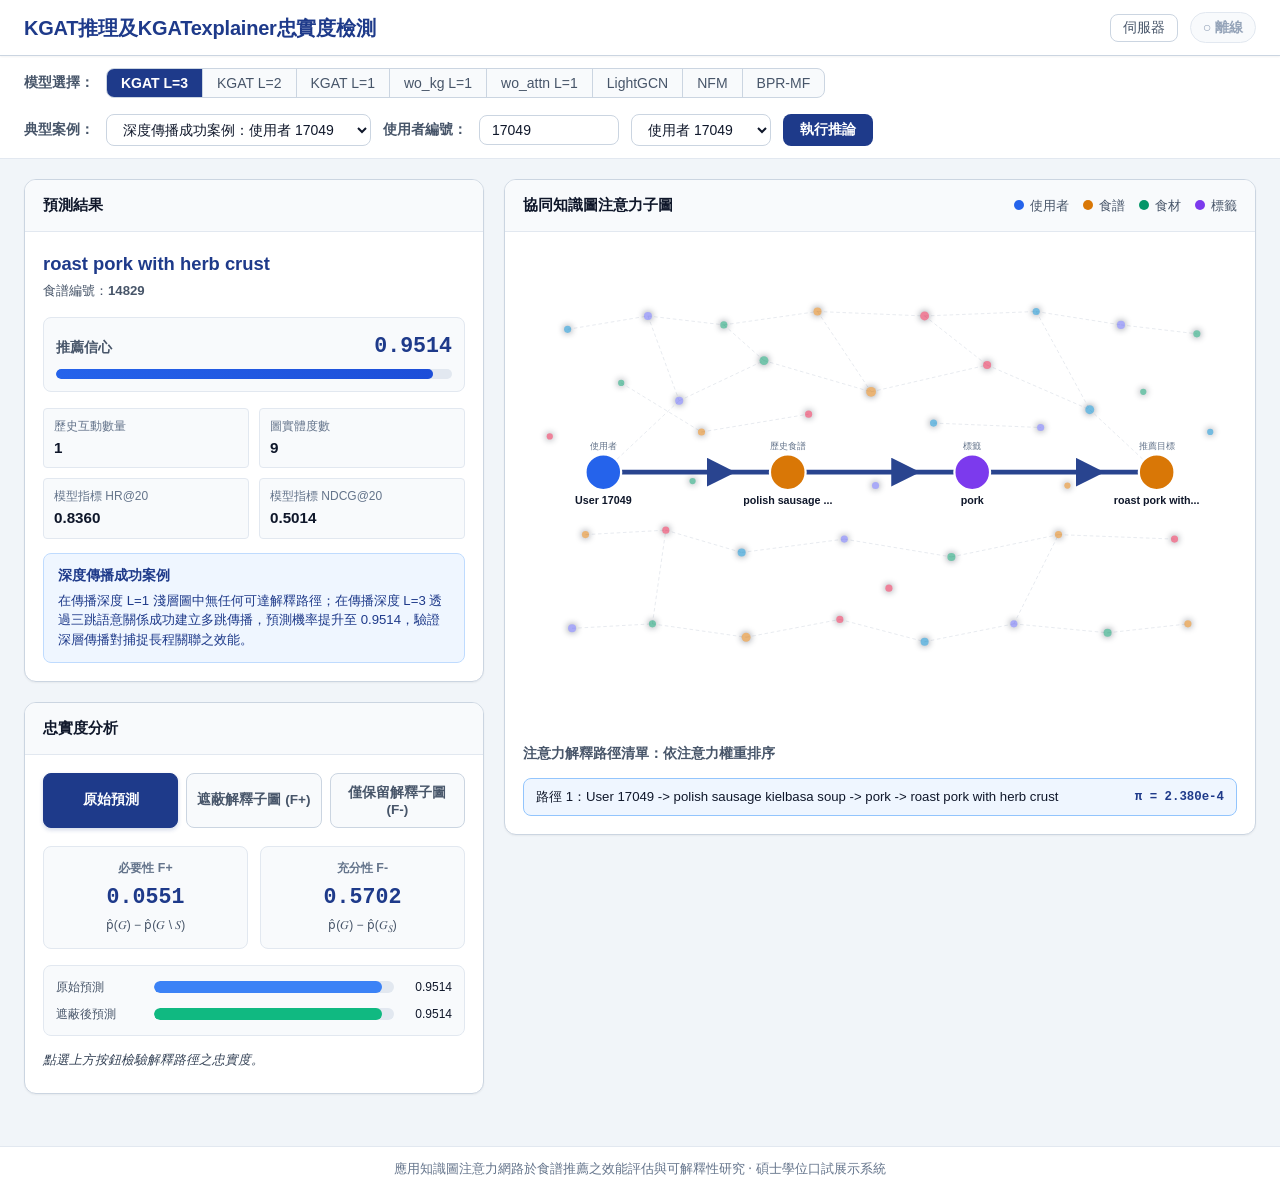
<file: index.html>
<!DOCTYPE html>
<html lang="zh-Hant">
<head>
  <meta charset="UTF-8">
  <meta http-equiv="refresh" content="0; url=demo/web/">
  <script>window.location.replace("demo/web/");</script>
  <title>KGAT 推薦與忠實度檢測展示系統</title>
</head>
<body>
  <p>正在前往展示系統... 如未自動跳轉，請<a href="demo/web/">點擊此處</a>。</p>
</body>
</html>
</file>
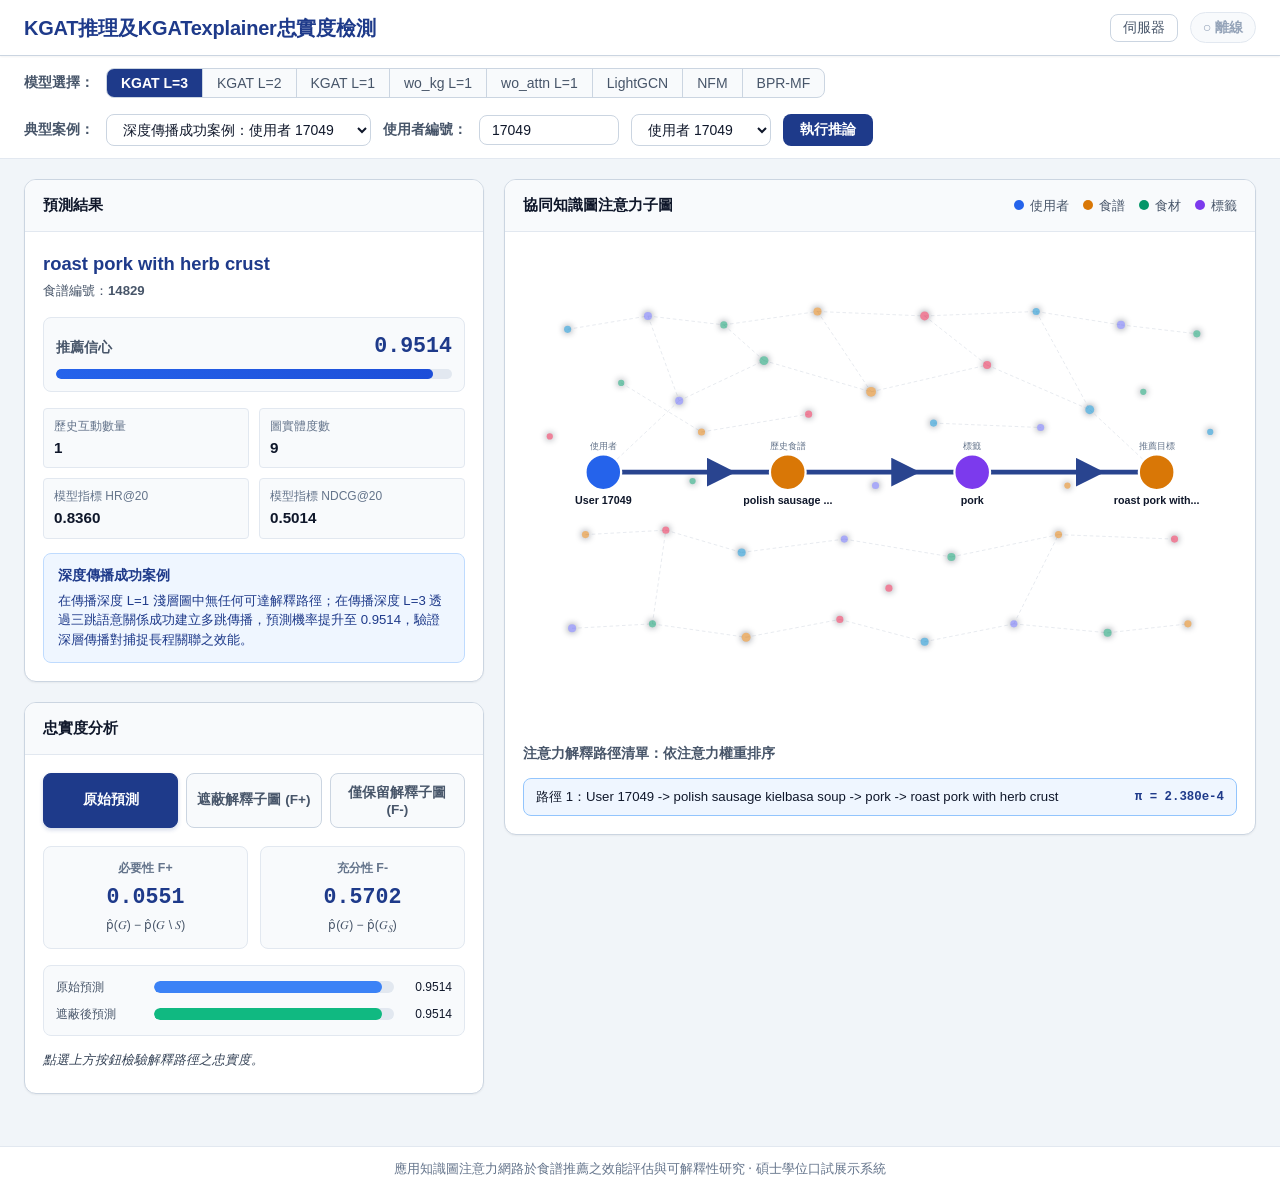
<file: demo/web/index.html>
<!DOCTYPE html>
<html lang="zh-Hant">
<head>
  <meta charset="UTF-8">
  <meta name="viewport" content="width=device-width, initial-scale=1.0">
  <title>KGAT推理及KGATexplainer忠實度檢測</title>
  <link rel="stylesheet" href="style.css">
</head>
<body>
  <!-- 頂部導航與連線狀態列 -->
  <header class="header-bar">
    <div class="header-inner">
      <div class="title-group">
        <h1>KGAT推理及KGATexplainer忠實度檢測</h1>
      </div>
      <div class="control-section">
        <div id="taskStatusPill" class="task-status-pill" style="display: none;" title="點擊檢視運算進度">
          <span class="pill-spinner" id="pillSpinner"></span>
          <span id="taskStatusPillText">● 推論中：使用者 17049</span>
        </div>
        <button id="serverConfigBtn" class="btn-group-item" style="border: 1px solid var(--border-color); border-radius: var(--radius-md); padding: 4px 12px; background: #fff;" title="伺服器連線配置">伺服器</button>
        <div id="connectionStatus" class="status-badge offline" title="點擊開啟伺服器設定">○ 離線</div>
      </div>
    </div>
  </header>

  <!-- 頂部控制列 -->
  <section class="control-bar">
    <div class="control-inner">
      <!-- 模型切換 -->
      <div class="control-section">
        <span class="control-label">模型選擇：</span>
        <div class="btn-group" id="depthButtonGroup">
          <button class="btn-group-item active" data-depth="3">KGAT L=3</button>
          <button class="btn-group-item" data-depth="2">KGAT L=2</button>
          <button class="btn-group-item" data-depth="1">KGAT L=1</button>
          <button class="btn-group-item" data-depth="wo_kg">wo_kg L=1</button>
          <button class="btn-group-item" data-depth="wo_attn">wo_attn L=1</button>
          <button class="btn-group-item" data-depth="lightgcn">LightGCN</button>
          <button class="btn-group-item" data-depth="nfm">NFM</button>
          <button class="btn-group-item" data-depth="bprmf">BPR-MF</button>
        </div>
      </div>

      <!-- 典型案例與使用者選取 -->
      <div class="control-section">
        <label for="caseSelect" class="control-label">典型案例：</label>
        <select id="caseSelect" class="select-input" style="min-width: 210px;">
          <option value="">自訂使用者編號</option>
          <option value="deep_propagation" selected>深度傳播成功案例：使用者 17049</option>
          <option value="high_necessity">高必要性案例：使用者 101612</option>
          <option value="high_sufficiency">高充分性案例：使用者 154656</option>
          <option value="shallow_noise">淺層雜訊干擾案例：使用者 173712</option>
          <option value="isolated_node">孤立節點案例：使用者 31742</option>
        </select>

        <label for="userIdInput" class="control-label">使用者編號：</label>
        <input type="number" id="userIdInput" class="text-input" value="17049" min="0" max="226569" placeholder="範圍 0 ~ 226569" style="width: 140px;">
        <select id="userSelect" class="select-input" style="width: 140px;">
          <option value="17049">使用者 17049</option>
        </select>

        <button id="runInferenceBtn" class="btn-primary">執行推論</button>
      </div>
    </div>
  </section>

  <!-- 主版面 -->
  <main class="main-container">
    <!-- 左側欄位：預測機率與忠實度分析 -->
    <div class="panel-column">
      <!-- 預測結果卡片 -->
      <section class="card">
        <div class="card-header">
          <h2 class="card-title">預測結果</h2>
        </div>
        <div class="card-body">
          <div class="recipe-title" id="recipeName">載入中...</div>
          <div class="recipe-sub">
            <span>食譜編號：<strong id="recipeId">-</strong></span>
          </div>

          <!-- 推薦信心量表 (雙層疊加水位條) -->
          <div class="prob-meter-box">
            <div class="prob-meter-header">
              <span class="prob-label">推薦信心</span>
              <span class="prob-value" id="origProbVal">0.0000</span>
            </div>
            <div class="progress-bar-bg dual-layer-meter">
              <div class="progress-bar-fill meter-base" id="origProbBaseFill" style="width: 0%;"></div>
              <div class="progress-bar-fill meter-dynamic" id="origProbFill" style="width: 0%;"></div>
            </div>
          </div>

          <!-- 統計與模型指標 -->
          <div class="meta-grid">
            <div class="meta-item">
              <div class="meta-item-label">歷史互動數量</div>
              <div class="meta-item-value" id="userInteractionsVal">0</div>
            </div>
            <div class="meta-item">
              <div class="meta-item-label">圖實體度數</div>
              <div class="meta-item-value" id="itemDegreeVal">0</div>
            </div>
            <div class="meta-item">
              <div class="meta-item-label">模型指標 HR@20</div>
              <div class="meta-item-value" id="modelHrVal">0.8360</div>
            </div>
            <div class="meta-item">
              <div class="meta-item-label">模型指標 NDCG@20</div>
              <div class="meta-item-value" id="modelNdcgVal">0.5014</div>
            </div>
          </div>

          <!-- 案例分析說明 -->
          <div class="case-insight-box" id="caseInsightBox">
            <div class="case-insight-title" id="caseInsightTitle">案例分析</div>
            <div class="case-insight-desc" id="caseInsightDesc">
              載入案例說明中...
            </div>
          </div>
        </div>
      </section>

      <!-- 忠實度分析面板 -->
      <section class="card" id="fidelitySection">
        <div class="card-header">
          <h2 class="card-title">忠實度分析</h2>
          <span id="noPathBadge" class="badge-no-path" style="display: none;">無路徑使用者</span>
        </div>
        <div class="card-body">
          <!-- 三態切換按鈕 -->
          <div class="probe-btn-group">
            <button class="probe-btn active" id="probeNormalBtn" data-mode="normal">原始預測</button>
            <button class="probe-btn" id="probeFPlusBtn" data-mode="f_plus">遮蔽解釋子圖 (F+)</button>
            <button class="probe-btn" id="probeFMinusBtn" data-mode="f_minus">僅保留解釋子圖 (F-)</button>
          </div>

          <!-- 忠實度量化指標卡片 -->
          <div class="probe-result-grid">
            <div class="probe-stat-card" id="cardFPlus">
              <div class="probe-stat-title">必要性 F+</div>
              <div class="probe-stat-number" id="fPlusVal">-</div>
              <div class="probe-stat-note" id="fPlusNote">p̂(&#x1D43A;) &minus; p̂(&#x1D43A; \ &#x1D446;)</div>
            </div>
            <div class="probe-stat-card" id="cardFMinus">
              <div class="probe-stat-title">充分性 F-</div>
              <div class="probe-stat-number" id="fMinusVal">-</div>
              <div class="probe-stat-note" id="fMinusNote">p̂(&#x1D43A;) &minus; p̂(&#x1D43A;<sub>&#x1D446;</sub>)</div>
            </div>
          </div>

          <!-- 動態機率水位表 -->
          <div class="waterlevel-container">
            <div class="waterlevel-bars">
              <div class="waterlevel-bar-item">
                <span class="waterlevel-bar-label">原始預測</span>
                <div class="waterlevel-bar-track">
                  <div class="waterlevel-bar-fill fill-orig" id="barOrigProb" style="width: 0%;"></div>
                </div>
                <span style="font-size: 0.75rem; width: 50px; text-align: right;" id="barOrigText">0.000</span>
              </div>
              <div class="waterlevel-bar-item">
                <span class="waterlevel-bar-label">遮蔽後預測</span>
                <div class="waterlevel-bar-track">
                  <div class="waterlevel-bar-fill fill-probe" id="barProbeProb" style="width: 0%;"></div>
                </div>
                <span style="font-size: 0.75rem; width: 50px; text-align: right;" id="barProbeText">0.000</span>
              </div>
            </div>
          </div>

          <!-- 精簡斜體提示說明 -->
          <div class="probe-rationale-box" id="probeAcademicRationale">
            <p id="promptNormal" style="margin: 0;"><em>點選上方按鈕檢驗解釋路徑之忠實度。</em></p>
            <p id="promptFPlus" style="margin: 0; display: none;"><em>機率降幅愈顯著，代表該路徑對模型推薦決策之必要性愈高。</em></p>
            <p id="promptFPlusHighInteractions" style="margin: 6px 0 0 0; display: none; color: #475569; font-size: 0.8rem;"><em></em></p>
            <p id="promptFMinus" style="margin: 0; display: none;"><em>差值 |F-| 愈趨近於零，代表該路徑單獨支撐推薦之充分性愈高。</em></p>
          </div>
        </div>
      </section>
    </div>

    <!-- 右側欄位：協同知識圖注意力子圖 -->
    <div class="panel-column">
      <section class="card graph-card" id="graphSection">
        <div class="card-header">
          <h2 class="card-title">協同知識圖注意力子圖</h2>
          <div class="graph-legend">
            <div class="legend-item"><div class="legend-dot dot-user"></div><span>使用者</span></div>
            <div class="legend-item"><div class="legend-dot dot-recipe"></div><span>食譜</span></div>
            <div class="legend-item"><div class="legend-dot dot-ingredient"></div><span>食材</span></div>
            <div class="legend-item"><div class="legend-dot dot-tag"></div><span>標籤</span></div>
          </div>
        </div>

        <div class="card-body" style="flex: 1; display: flex; flex-direction: column;">
          <!-- SVG 圖表繪製容器 -->
          <div class="svg-container" id="svgContainer">
            <svg class="kgat-svg" id="kgatSvg" viewBox="0 0 800 480">
              <defs>
                <marker id="arrow" viewBox="0 -5 10 10" refX="28" refY="0" markerWidth="6" markerHeight="6" orient="auto">
                  <path d="M0,-5L10,0L0,5" fill="#94a3b8"></path>
                </marker>
                <marker id="arrow-active" viewBox="0 -5 10 10" refX="28" refY="0" markerWidth="6" markerHeight="6" orient="auto">
                  <path d="M0,-5L10,0L0,5" fill="#1e3a8a"></path>
                </marker>
                <marker id="arrow-backup" viewBox="0 -5 10 10" refX="28" refY="0" markerWidth="6" markerHeight="6" orient="auto">
                  <path d="M0,-5L10,0L0,5" fill="#d97706"></path>
                </marker>
              </defs>
              <g id="svgBgDecoGroup" class="svg-bg-deco-group"></g>
              <g id="svgEdgesGroup"></g>
              <g id="svgNodesGroup"></g>
            </svg>
            <div class="graph-empty-message" id="graphEmptyMsg" style="display: none;">
              <h4 id="graphEmptyTitle">無可達解釋路徑</h4>
              <p id="graphEmptyDesc">使用者節點於當前傳播深度下無相連路徑。</p>
            </div>
          </div>

          <!-- 解釋路徑清單選取區 -->
          <div style="margin-top: 14px;">
            <div style="font-size: 0.85rem; font-weight: 600; color: var(--text-muted); margin-bottom: 6px;">
              注意力解釋路徑清單：依注意力權重排序
            </div>
            <div class="paths-selector" id="pathsSelector">
              <!-- 動態插入路徑項目 -->
            </div>
          </div>
        </div>
      </section>
    </div>
  </main>

  <!-- 中央聚焦遮罩與推論進度指示 -->
  <div id="inferenceModal" class="modal-overlay" style="display: none;">
    <div class="modal-card">
      <div class="modal-spinner"></div>
      <div class="modal-title" id="modalStageTitle">推論計算中</div>
      <div class="modal-desc" id="modalStageDesc">正在為使用者 17049 進行模型評估...</div>
      <div class="modal-btn-group">
        <button id="modalBackgroundBtn" class="btn-modal btn-modal-secondary">背景處理</button>
        <button id="modalAbortBtn" class="btn-modal btn-modal-danger">中斷</button>
      </div>
    </div>
  </div>

  <!-- 伺服器配置彈窗 Modal -->
  <div id="serverModal" class="modal-overlay" style="display: none;">
    <div class="modal-card" style="max-width: 440px; text-align: left;">
      <div style="display: flex; justify-content: space-between; align-items: center; margin-bottom: 16px;">
        <h3 style="font-size: 1.1rem; font-weight: 700; color: var(--primary); margin: 0;">伺服器設定</h3>
        <button id="serverModalCloseBtn" style="background: none; border: none; font-size: 1.3rem; cursor: pointer; color: var(--text-muted); line-height: 1;">&times;</button>
      </div>
      <div style="margin-bottom: 14px;">
        <label for="serverUrlInput" class="control-label" style="display: block; margin-bottom: 6px;">推論伺服器位址：</label>
        <input type="text" id="serverUrlInput" class="text-input" value="http://localhost:8501" style="width: 100%; box-sizing: border-box;">
      </div>
      <div id="serverModalFeedback" style="font-size: 0.85rem; min-height: 20px; margin-bottom: 16px; color: var(--text-muted);"></div>
      <div style="display: flex; justify-content: space-between; align-items: center; gap: 8px;">
        <button id="copyShareLinkBtn" type="button" class="btn-group-item" style="border: 1px solid var(--border-color); border-radius: var(--radius-md); padding: 6px 12px; background: #f8fafc; font-size: 0.85rem;" title="複製包含目前伺服器網址的一鍵連線連結">🔗 複製分享連結</button>
        <div style="display: flex; gap: 8px;">
          <button id="testServerBtn" class="btn-group-item" style="border: 1px solid var(--border-color); border-radius: var(--radius-md); padding: 6px 14px; background: #fff;">測試連線</button>
          <button id="saveServerBtn" class="btn-primary" style="padding: 6px 16px;">儲存並連線</button>
        </div>
      </div>
    </div>
  </div>

  <!-- 頁尾學術註釋 -->
  <footer class="footer-bar">
    應用知識圖注意力網路於食譜推薦之效能評估與可解釋性研究 ‧ 碩士學位口試展示系統
  </footer>

  <script src="demo_cases_data.js"></script>
  <script src="app.js"></script>
</body>
</html>
</file>
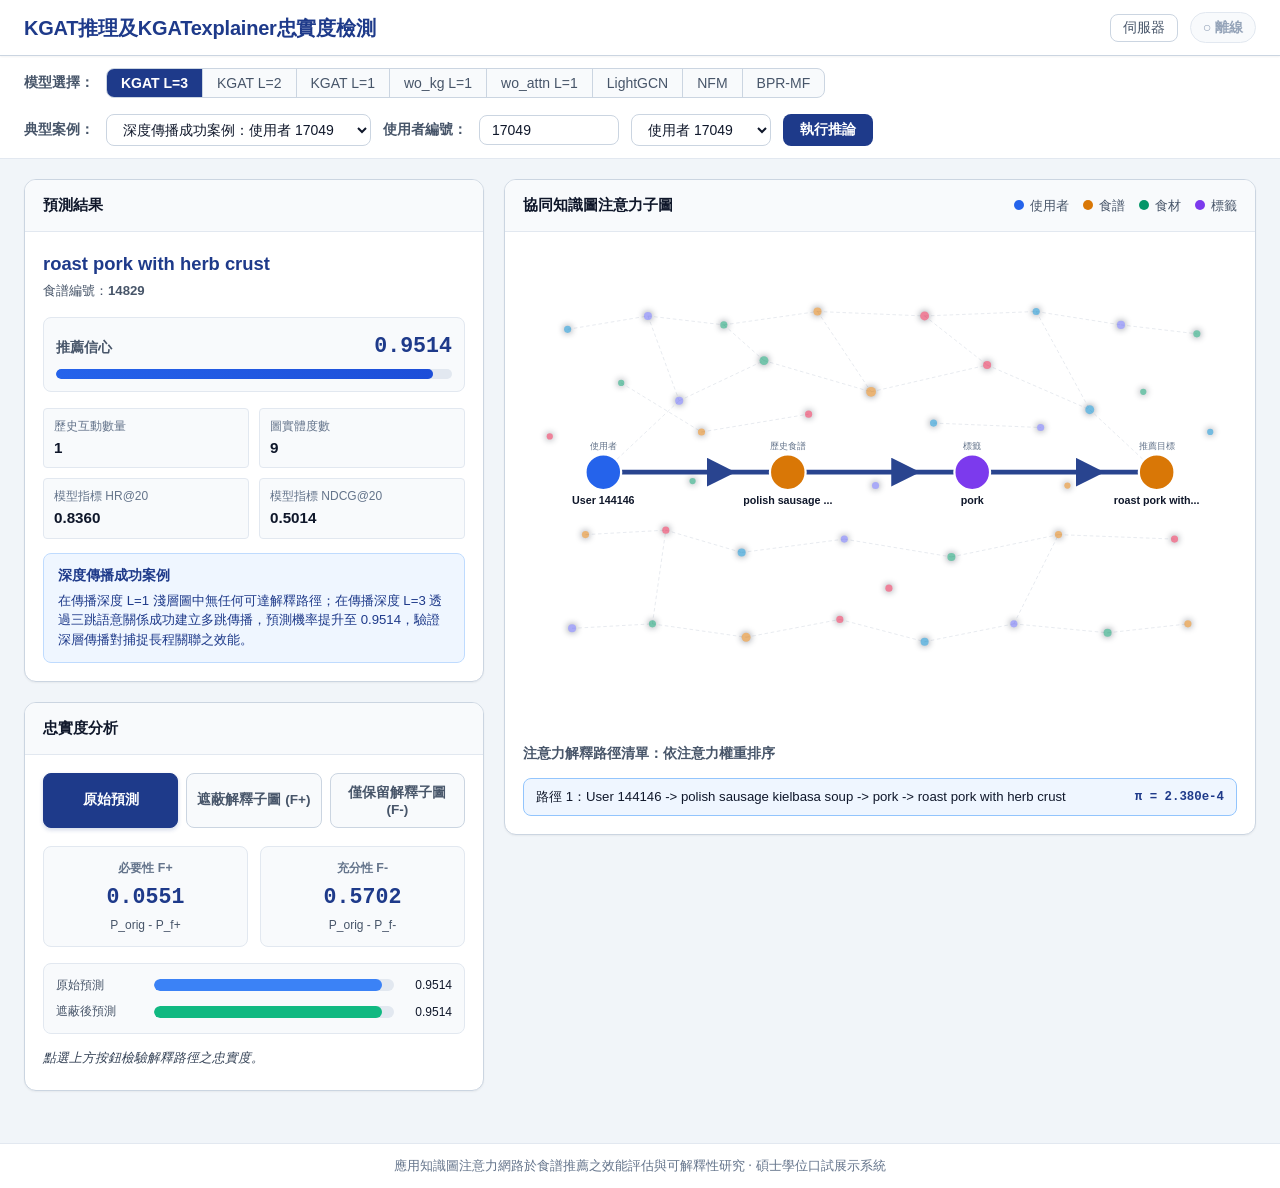
<file: src/demo/web/index.html>
<!DOCTYPE html>
<html lang="zh-Hant">
<head>
  <meta charset="UTF-8">
  <meta name="viewport" content="width=device-width, initial-scale=1.0">
  <title>KGAT推理及KGATexplainer忠實度檢測</title>
  <link rel="stylesheet" href="style.css">
</head>
<body>
  <!-- 頂部導航與連線狀態列 -->
  <header class="header-bar">
    <div class="header-inner">
      <div class="title-group">
        <h1>KGAT推理及KGATexplainer忠實度檢測</h1>
      </div>
      <div class="control-section">
        <div id="taskStatusPill" class="task-status-pill" style="display: none;" title="點擊檢視運算進度">
          <span class="pill-spinner" id="pillSpinner"></span>
          <span id="taskStatusPillText">● 推論中：使用者 17049</span>
        </div>
        <button id="serverConfigBtn" class="btn-group-item" style="border: 1px solid var(--border-color); border-radius: var(--radius-md); padding: 4px 12px; background: #fff;" title="伺服器連線配置">伺服器</button>
        <div id="connectionStatus" class="status-badge offline" title="點擊開啟伺服器設定">○ 離線</div>
      </div>
    </div>
  </header>

  <!-- 頂部控制列 -->
  <section class="control-bar">
    <div class="control-inner">
      <!-- 模型切換 -->
      <div class="control-section">
        <span class="control-label">模型選擇：</span>
        <div class="btn-group" id="depthButtonGroup">
          <button class="btn-group-item active" data-depth="3">KGAT L=3</button>
          <button class="btn-group-item" data-depth="2">KGAT L=2</button>
          <button class="btn-group-item" data-depth="1">KGAT L=1</button>
          <button class="btn-group-item" data-depth="wo_kg">wo_kg L=1</button>
          <button class="btn-group-item" data-depth="wo_attn">wo_attn L=1</button>
          <button class="btn-group-item" data-depth="lightgcn">LightGCN</button>
          <button class="btn-group-item" data-depth="nfm">NFM</button>
          <button class="btn-group-item" data-depth="bprmf">BPR-MF</button>
        </div>
      </div>

      <!-- 典型案例與使用者選取 -->
      <div class="control-section">
        <label for="caseSelect" class="control-label">典型案例：</label>
        <select id="caseSelect" class="select-input" style="min-width: 210px;">
          <option value="">自訂使用者編號</option>
          <option value="deep_propagation" selected>深度傳播成功案例：使用者 17049</option>
          <option value="high_necessity">高必要性案例：使用者 101612</option>
          <option value="high_sufficiency">高充分性案例：使用者 154656</option>
          <option value="shallow_noise">淺層雜訊干擾案例：使用者 173712</option>
          <option value="isolated_node">孤立節點案例：使用者 31742</option>
        </select>

        <label for="userIdInput" class="control-label">使用者編號：</label>
        <input type="number" id="userIdInput" class="text-input" value="17049" min="0" max="226569" placeholder="範圍 0 ~ 226569" style="width: 140px;">
        <select id="userSelect" class="select-input" style="width: 140px;">
          <option value="17049">使用者 17049</option>
        </select>

        <button id="runInferenceBtn" class="btn-primary">執行推論</button>
      </div>
    </div>
  </section>

  <!-- 主版面 -->
  <main class="main-container">
    <!-- 左側欄位：預測機率與忠實度分析 -->
    <div class="panel-column">
      <!-- 預測結果卡片 -->
      <section class="card">
        <div class="card-header">
          <h2 class="card-title">預測結果</h2>
        </div>
        <div class="card-body">
          <div class="recipe-title" id="recipeName">載入中...</div>
          <div class="recipe-sub">
            <span>食譜編號：<strong id="recipeId">-</strong></span>
          </div>

          <!-- 推薦信心量表 (雙層疊加水位條) -->
          <div class="prob-meter-box">
            <div class="prob-meter-header">
              <span class="prob-label">推薦信心</span>
              <span class="prob-value" id="origProbVal">0.0000</span>
            </div>
            <div class="progress-bar-bg dual-layer-meter">
              <div class="progress-bar-fill meter-base" id="origProbBaseFill" style="width: 0%;"></div>
              <div class="progress-bar-fill meter-dynamic" id="origProbFill" style="width: 0%;"></div>
            </div>
          </div>

          <!-- 統計與模型指標 -->
          <div class="meta-grid">
            <div class="meta-item">
              <div class="meta-item-label">歷史互動數量</div>
              <div class="meta-item-value" id="userInteractionsVal">0</div>
            </div>
            <div class="meta-item">
              <div class="meta-item-label">圖實體度數</div>
              <div class="meta-item-value" id="itemDegreeVal">0</div>
            </div>
            <div class="meta-item">
              <div class="meta-item-label">模型指標 HR@20</div>
              <div class="meta-item-value" id="modelHrVal">0.8360</div>
            </div>
            <div class="meta-item">
              <div class="meta-item-label">模型指標 NDCG@20</div>
              <div class="meta-item-value" id="modelNdcgVal">0.5014</div>
            </div>
          </div>

          <!-- 案例分析說明 -->
          <div class="case-insight-box" id="caseInsightBox">
            <div class="case-insight-title" id="caseInsightTitle">案例分析</div>
            <div class="case-insight-desc" id="caseInsightDesc">
              載入案例說明中...
            </div>
          </div>
        </div>
      </section>

      <!-- 忠實度分析面板 -->
      <section class="card" id="fidelitySection">
        <div class="card-header">
          <h2 class="card-title">忠實度分析</h2>
          <span id="noPathBadge" class="badge-no-path" style="display: none;">無路徑使用者</span>
        </div>
        <div class="card-body">
          <!-- 三態切換按鈕 -->
          <div class="probe-btn-group">
            <button class="probe-btn active" id="probeNormalBtn" data-mode="normal">原始預測</button>
            <button class="probe-btn" id="probeFPlusBtn" data-mode="f_plus">遮蔽解釋子圖 (F+)</button>
            <button class="probe-btn" id="probeFMinusBtn" data-mode="f_minus">僅保留解釋子圖 (F-)</button>
          </div>

          <!-- 忠實度量化指標卡片 -->
          <div class="probe-result-grid">
            <div class="probe-stat-card" id="cardFPlus">
              <div class="probe-stat-title">必要性 F+</div>
              <div class="probe-stat-number" id="fPlusVal">-</div>
              <div class="probe-stat-note" id="fPlusNote">P_orig - P_f+</div>
            </div>
            <div class="probe-stat-card" id="cardFMinus">
              <div class="probe-stat-title">充分性 F-</div>
              <div class="probe-stat-number" id="fMinusVal">-</div>
              <div class="probe-stat-note" id="fMinusNote">P_orig - P_f-</div>
            </div>
          </div>

          <!-- 動態機率水位表 -->
          <div class="waterlevel-container">
            <div class="waterlevel-bars">
              <div class="waterlevel-bar-item">
                <span class="waterlevel-bar-label">原始預測</span>
                <div class="waterlevel-bar-track">
                  <div class="waterlevel-bar-fill fill-orig" id="barOrigProb" style="width: 0%;"></div>
                </div>
                <span style="font-size: 0.75rem; width: 50px; text-align: right;" id="barOrigText">0.000</span>
              </div>
              <div class="waterlevel-bar-item">
                <span class="waterlevel-bar-label">遮蔽後預測</span>
                <div class="waterlevel-bar-track">
                  <div class="waterlevel-bar-fill fill-probe" id="barProbeProb" style="width: 0%;"></div>
                </div>
                <span style="font-size: 0.75rem; width: 50px; text-align: right;" id="barProbeText">0.000</span>
              </div>
            </div>
          </div>

          <!-- 精簡斜體提示說明 -->
          <div class="probe-rationale-box" id="probeAcademicRationale">
            <p id="promptNormal" style="margin: 0;"><em>點選上方按鈕檢驗解釋路徑之忠實度。</em></p>
            <p id="promptFPlus" style="margin: 0; display: none;"><em>機率降幅愈顯著，代表該路徑對模型推薦決策之必要性愈高。</em></p>
            <p id="promptFPlusHighInteractions" style="margin: 6px 0 0 0; display: none; color: #475569; font-size: 0.8rem;"><em></em></p>
            <p id="promptFMinus" style="margin: 0; display: none;"><em>差值 |F-| 愈趨近於零，代表該路徑單獨支撐推薦之充分性愈高。</em></p>
          </div>
        </div>
      </section>
    </div>

    <!-- 右側欄位：協同知識圖注意力子圖 -->
    <div class="panel-column">
      <section class="card graph-card" id="graphSection">
        <div class="card-header">
          <h2 class="card-title">協同知識圖注意力子圖</h2>
          <div class="graph-legend">
            <div class="legend-item"><div class="legend-dot dot-user"></div><span>使用者</span></div>
            <div class="legend-item"><div class="legend-dot dot-recipe"></div><span>食譜</span></div>
            <div class="legend-item"><div class="legend-dot dot-ingredient"></div><span>食材</span></div>
            <div class="legend-item"><div class="legend-dot dot-tag"></div><span>標籤</span></div>
          </div>
        </div>

        <div class="card-body" style="flex: 1; display: flex; flex-direction: column;">
          <!-- SVG 圖表繪製容器 -->
          <div class="svg-container" id="svgContainer">
            <svg class="kgat-svg" id="kgatSvg" viewBox="0 0 800 480">
              <defs>
                <marker id="arrow" viewBox="0 -5 10 10" refX="28" refY="0" markerWidth="6" markerHeight="6" orient="auto">
                  <path d="M0,-5L10,0L0,5" fill="#94a3b8"></path>
                </marker>
                <marker id="arrow-active" viewBox="0 -5 10 10" refX="28" refY="0" markerWidth="6" markerHeight="6" orient="auto">
                  <path d="M0,-5L10,0L0,5" fill="#1e3a8a"></path>
                </marker>
                <marker id="arrow-backup" viewBox="0 -5 10 10" refX="28" refY="0" markerWidth="6" markerHeight="6" orient="auto">
                  <path d="M0,-5L10,0L0,5" fill="#d97706"></path>
                </marker>
              </defs>
              <g id="svgBgDecoGroup" class="svg-bg-deco-group"></g>
              <g id="svgEdgesGroup"></g>
              <g id="svgNodesGroup"></g>
            </svg>
            <div class="graph-empty-message" id="graphEmptyMsg" style="display: none;">
              <h4 id="graphEmptyTitle">無可達解釋路徑</h4>
              <p id="graphEmptyDesc">使用者節點於當前傳播深度下無相連路徑。</p>
            </div>
          </div>

          <!-- 解釋路徑清單選取區 -->
          <div style="margin-top: 14px;">
            <div style="font-size: 0.85rem; font-weight: 600; color: var(--text-muted); margin-bottom: 6px;">
              注意力解釋路徑清單：依注意力權重排序
            </div>
            <div class="paths-selector" id="pathsSelector">
              <!-- 動態插入路徑項目 -->
            </div>
          </div>
        </div>
      </section>
    </div>
  </main>

  <!-- 中央聚焦遮罩與推論進度指示 -->
  <div id="inferenceModal" class="modal-overlay" style="display: none;">
    <div class="modal-card">
      <div class="modal-spinner"></div>
      <div class="modal-title" id="modalStageTitle">推論計算中</div>
      <div class="modal-desc" id="modalStageDesc">正在為使用者 17049 進行模型評估...</div>
      <div class="modal-btn-group">
        <button id="modalBackgroundBtn" class="btn-modal btn-modal-secondary">背景處理</button>
        <button id="modalAbortBtn" class="btn-modal btn-modal-danger">中斷</button>
      </div>
    </div>
  </div>

  <!-- 伺服器配置彈窗 Modal -->
  <div id="serverModal" class="modal-overlay" style="display: none;">
    <div class="modal-card" style="max-width: 440px; text-align: left;">
      <div style="display: flex; justify-content: space-between; align-items: center; margin-bottom: 16px;">
        <h3 style="font-size: 1.1rem; font-weight: 700; color: var(--primary); margin: 0;">伺服器設定</h3>
        <button id="serverModalCloseBtn" style="background: none; border: none; font-size: 1.3rem; cursor: pointer; color: var(--text-muted); line-height: 1;">&times;</button>
      </div>
      <div style="margin-bottom: 14px;">
        <label for="serverUrlInput" class="control-label" style="display: block; margin-bottom: 6px;">推論伺服器位址：</label>
        <input type="text" id="serverUrlInput" class="text-input" value="http://localhost:8501" style="width: 100%; box-sizing: border-box;">
      </div>
      <div id="serverModalFeedback" style="font-size: 0.85rem; min-height: 20px; margin-bottom: 16px; color: var(--text-muted);"></div>
      <div style="display: flex; justify-content: flex-end; gap: 10px;">
        <button id="testServerBtn" class="btn-group-item" style="border: 1px solid var(--border-color); border-radius: var(--radius-md); padding: 6px 14px; background: #fff;">測試連線</button>
        <button id="saveServerBtn" class="btn-primary" style="padding: 6px 16px;">儲存並連線</button>
      </div>
    </div>
  </div>

  <!-- 頁尾學術註釋 -->
  <footer class="footer-bar">
    應用知識圖注意力網路於食譜推薦之效能評估與可解釋性研究 ‧ 碩士學位口試展示系統
  </footer>

  <script src="demo_cases_data.js"></script>
  <script src="app.js"></script>
</body>
</html>
</file>
<file: demo/web/style.css>
/* 學術風格介面樣式表 */
:root {
  --font-family: -apple-system, BlinkMacSystemFont, "Segoe UI", "PingFang SC", "Hiragino Sans GB", "Microsoft JhengHei", "Noto Sans TC", sans-serif;
  --bg-main: #f1f5f9;
  --bg-card: #ffffff;
  --bg-card-subtle: #f8fafc;
  --border-color: #cbd5e1;
  --border-light: #e2e8f0;
  --text-main: #0f172a;
  --text-muted: #475569;
  --text-subtle: #64748b;

  --primary: #1e3a8a;
  --primary-hover: #172554;
  --primary-light: #eff6ff;
  --primary-border: #bfdbfe;

  --node-user: #2563eb;
  --node-recipe: #d97706;
  --node-ingredient: #059669;
  --node-tag: #7c3aed;

  --status-online: #16a34a;
  --status-offline: #94a3b8;

  --accent-blue: #0284c7;
  --accent-purple: #9333ea;
  --accent-green: #16a34a;
  --accent-rose: #e11d48;

  --shadow-sm: 0 1px 2px 0 rgb(0 0 0 / 0.05);
  --shadow-md: 0 4px 6px -1px rgb(0 0 0 / 0.1), 0 2px 4px -2px rgb(0 0 0 / 0.1);
  --shadow-lg: 0 10px 15px -3px rgb(0 0 0 / 0.1), 0 4px 6px -4px rgb(0 0 0 / 0.1);
  --radius-sm: 4px;
  --radius-md: 8px;
  --radius-lg: 12px;
}

* {
  box-sizing: border-box;
  margin: 0;
  padding: 0;
}

body {
  font-family: var(--font-family);
  background-color: var(--bg-main);
  color: var(--text-main);
  line-height: 1.5;
  min-height: 100vh;
  display: flex;
  flex-direction: column;
}

/* 頂部導航列 */
header.header-bar {
  background: #ffffff;
  border-bottom: 1px solid var(--border-color);
  padding: 12px 24px;
  box-shadow: var(--shadow-sm);
  position: sticky;
  top: 0;
  z-index: 100;
}

.header-inner {
  max-width: 1500px;
  margin: 0 auto;
  display: flex;
  align-items: center;
  justify-content: space-between;
  gap: 16px;
  flex-wrap: wrap;
}

.title-group h1 {
  font-size: 1.25rem;
  font-weight: 700;
  color: var(--primary);
  letter-spacing: -0.01em;
}

.title-group p {
  font-size: 0.825rem;
  color: var(--text-muted);
}

.status-badge {
  display: inline-flex;
  align-items: center;
  font-size: 0.875rem;
  font-weight: 600;
  padding: 4px 12px;
  border-radius: 9999px;
  border: 1px solid transparent;
  background: #f8fafc;
  cursor: pointer;
  user-select: none;
}

.status-badge.online {
  color: var(--status-online);
  border-color: #bbf7d0;
  background: #f0fdf4;
}

.status-badge.offline {
  color: var(--status-offline);
  border-color: #e2e8f0;
  background: #f8fafc;
}

/* 控制列 */
.control-bar {
  background: #ffffff;
  border-bottom: 1px solid var(--border-light);
  padding: 12px 24px;
}

.control-inner {
  max-width: 1500px;
  margin: 0 auto;
  display: flex;
  align-items: center;
  justify-content: space-between;
  gap: 16px;
  flex-wrap: wrap;
}

.control-section {
  display: flex;
  align-items: center;
  gap: 12px;
  flex-wrap: wrap;
}

.control-label {
  font-size: 0.85rem;
  font-weight: 600;
  color: var(--text-muted);
  white-space: nowrap;
}

/* 按鈕群組 */
.btn-group {
  display: inline-flex;
  border-radius: var(--radius-md);
  overflow: hidden;
  border: 1px solid var(--border-color);
  background: #f8fafc;
}

.btn-group-item {
  border: none;
  background: transparent;
  padding: 6px 14px;
  font-size: 0.875rem;
  font-weight: 500;
  color: var(--text-muted);
  cursor: pointer;
  transition: all 0.15s ease;
  border-right: 1px solid var(--border-color);
}

.btn-group-item:last-child {
  border-right: none;
}

.btn-group-item:hover {
  background: #e2e8f0;
  color: var(--text-main);
}

.btn-group-item.active {
  background: var(--primary);
  color: #ffffff;
  font-weight: 600;
}

/* 選單與輸入框 */
.select-input, .text-input {
  padding: 6px 12px;
  border: 1px solid var(--border-color);
  border-radius: var(--radius-md);
  font-size: 0.875rem;
  color: var(--text-main);
  background-color: #ffffff;
  outline: none;
  transition: border-color 0.15s ease;
}

.select-input:focus, .text-input:focus {
  border-color: var(--primary);
  box-shadow: 0 0 0 2px var(--primary-border);
}

.btn-primary {
  background-color: var(--primary);
  color: #ffffff;
  border: 1px solid transparent;
  padding: 6px 16px;
  border-radius: var(--radius-md);
  font-size: 0.875rem;
  font-weight: 600;
  cursor: pointer;
  transition: background-color 0.15s ease;
}

.btn-primary:hover {
  background-color: var(--primary-hover);
}

/* 主版面 */
main.main-container {
  max-width: 1500px;
  margin: 20px auto;
  padding: 0 24px 32px;
  width: 100%;
  flex: 1;
  display: grid;
  grid-template-columns: 460px 1fr;
  gap: 20px;
}

@media (max-width: 1100px) {
  main.main-container {
    grid-template-columns: 1fr;
  }
}

.panel-column {
  display: flex;
  flex-direction: column;
  gap: 20px;
}

/* 卡片容器 */
.card {
  background: var(--bg-card);
  border-radius: var(--radius-lg);
  border: 1px solid var(--border-color);
  box-shadow: var(--shadow-sm);
  overflow: hidden;
  display: flex;
  flex-direction: column;
}

.card-header {
  padding: 14px 18px;
  background: var(--bg-card-subtle);
  border-bottom: 1px solid var(--border-light);
  display: flex;
  align-items: center;
  justify-content: space-between;
}

.card-title {
  font-size: 0.95rem;
  font-weight: 700;
  color: var(--text-main);
  display: flex;
  align-items: center;
  gap: 8px;
}

.card-body {
  padding: 18px;
}

/* 推薦結果卡片 */
.recipe-title {
  font-size: 1.15rem;
  font-weight: 700;
  color: var(--primary);
  margin-bottom: 4px;
}

.recipe-sub {
  font-size: 0.825rem;
  color: var(--text-muted);
  display: flex;
  gap: 12px;
  margin-bottom: 16px;
}

.prob-meter-box {
  background: #f8fafc;
  border: 1px solid var(--border-light);
  border-radius: var(--radius-md);
  padding: 12px;
  margin-bottom: 16px;
}

.prob-meter-header {
  display: flex;
  justify-content: space-between;
  align-items: baseline;
  margin-bottom: 6px;
}

.prob-label {
  font-size: 0.85rem;
  font-weight: 600;
  color: var(--text-muted);
}

.prob-value {
  font-size: 1.35rem;
  font-weight: 700;
  color: var(--primary);
  font-family: ui-monospace, SFMono-Regular, Menlo, Monaco, Consolas, monospace;
}

.progress-bar-bg {
  width: 100%;
  height: 10px;
  background: #e2e8f0;
  border-radius: 9999px;
  overflow: hidden;
}

.progress-bar-fill {
  height: 100%;
  background: linear-gradient(90deg, #3b82f6 0%, #1d4ed8 100%);
  border-radius: 9999px;
  transition: width 0.4s ease;
}

/* 命中標籤與統計 */
.meta-grid {
  display: grid;
  grid-template-columns: 1fr 1fr;
  gap: 10px;
  margin-bottom: 14px;
}

.meta-item {
  background: #f8fafc;
  border: 1px solid var(--border-light);
  border-radius: var(--radius-sm);
  padding: 8px 10px;
}

.meta-item-label {
  font-size: 0.75rem;
  color: var(--text-subtle);
  margin-bottom: 2px;
}

.meta-item-value {
  font-size: 0.95rem;
  font-weight: 600;
  color: var(--text-main);
}

.badge-hit {
  display: inline-flex;
  align-items: center;
  padding: 2px 8px;
  font-size: 0.75rem;
  font-weight: 600;
  border-radius: 9999px;
}

.badge-hit.yes {
  background: #dcfce7;
  color: #15803d;
  border: 1px solid #bbf7d0;
}

.badge-hit.no {
  background: #f1f5f9;
  color: #64748b;
  border: 1px solid #cbd5e1;
}

/* 學術案例說明方塊 */
.case-insight-box {
  background: #eff6ff;
  border: 1px solid #bfdbfe;
  border-radius: var(--radius-md);
  padding: 12px 14px;
  margin-top: 14px;
}

.case-insight-title {
  font-size: 0.85rem;
  font-weight: 700;
  color: var(--primary);
  margin-bottom: 4px;
}

.case-insight-desc {
  font-size: 0.825rem;
  color: #1e3a8a;
  line-height: 1.5;
}

/* 忠實度分析面板 */
.probe-btn-group {
  display: grid;
  grid-template-columns: 1fr 1fr 1fr;
  gap: 8px;
  margin-bottom: 18px;
}

.probe-btn {
  padding: 10px 8px;
  border: 1px solid var(--border-color);
  background: #f8fafc;
  border-radius: var(--radius-md);
  font-size: 0.85rem;
  font-weight: 600;
  color: var(--text-muted);
  cursor: pointer;
  transition: all 0.2s ease;
  text-align: center;
}

.probe-btn:hover {
  background: #e2e8f0;
  color: var(--text-main);
}

.probe-btn.active {
  background: var(--primary);
  color: #ffffff;
  border-color: var(--primary);
  box-shadow: 0 2px 4px rgba(30, 58, 138, 0.2);
}

.probe-result-grid {
  display: grid;
  grid-template-columns: 1fr 1fr;
  gap: 12px;
  margin-bottom: 16px;
}

.probe-stat-card {
  background: #f8fafc;
  border: 1px solid var(--border-light);
  border-radius: var(--radius-md);
  padding: 12px;
  text-align: center;
}

.probe-stat-card.highlight {
  background: #f0fdf4;
  border-color: #bbf7d0;
}

.probe-stat-title {
  font-size: 0.775rem;
  font-weight: 600;
  color: var(--text-subtle);
  margin-bottom: 4px;
}

.probe-stat-number {
  font-size: 1.35rem;
  font-weight: 700;
  color: var(--primary);
  font-family: ui-monospace, SFMono-Regular, Menlo, Monaco, Consolas, monospace;
}

.probe-stat-note {
  font-size: 0.75rem;
  color: var(--text-muted);
  margin-top: 2px;
}

.waterlevel-container {
  margin-top: 14px;
  padding: 12px;
  background: #f8fafc;
  border: 1px solid var(--border-light);
  border-radius: var(--radius-md);
}

.waterlevel-row {
  display: flex;
  align-items: center;
  justify-content: space-between;
  margin-bottom: 8px;
  font-size: 0.825rem;
}

.waterlevel-bars {
  display: flex;
  flex-direction: column;
  gap: 8px;
}

.waterlevel-bar-item {
  display: flex;
  align-items: center;
  gap: 8px;
}

.waterlevel-bar-label {
  width: 90px;
  font-size: 0.775rem;
  color: var(--text-muted);
}

.waterlevel-bar-track {
  flex: 1;
  height: 12px;
  background: #e2e8f0;
  border-radius: 9999px;
  overflow: hidden;
}

.waterlevel-bar-fill {
  height: 100%;
  border-radius: 9999px;
  transition: width 0.4s ease;
}

.fill-orig {
  background: #3b82f6;
}

.fill-probe {
  background: #10b981;
}

.fill-probe.dim {
  background: #f59e0b;
}

/* 協同知識圖視覺化區塊 */
.graph-card {
  min-height: 520px;
  display: flex;
  flex-direction: column;
}

.graph-legend {
  display: flex;
  gap: 14px;
  font-size: 0.8rem;
  font-weight: 500;
  color: var(--text-muted);
  flex-wrap: wrap;
}

.legend-item {
  display: flex;
  align-items: center;
  gap: 6px;
}

.legend-dot {
  width: 10px;
  height: 10px;
  border-radius: 50%;
}

.dot-user { background: var(--node-user); }
.dot-recipe { background: var(--node-recipe); }
.dot-ingredient { background: var(--node-ingredient); }
.dot-tag { background: var(--node-tag); }

.svg-container {
  width: 100%;
  height: 480px;
  background: #ffffff;
  border-radius: var(--radius-md);
  position: relative;
  overflow: hidden;
}

svg.kgat-svg {
  width: 100%;
  height: 100%;
}

/* 節點與邊線樣式 */
.svg-edge {
  stroke: #94a3b8;
  stroke-linecap: round;
  transition: all 0.3s ease;
}

.svg-edge.masked {
  stroke-dasharray: 4, 4;
  stroke: #cbd5e1;
  opacity: 0.3;
}

.svg-edge.highlighted {
  stroke: var(--primary);
  stroke-width: 4px;
}

.svg-edge-label {
  font-size: 11px;
  fill: #64748b;
  font-family: ui-monospace, SFMono-Regular, Menlo, Monaco, Consolas, monospace;
}

.svg-node {
  cursor: pointer;
  transition: transform 0.2s ease;
}

.svg-node:hover {
  filter: drop-shadow(0 2px 4px rgba(0,0,0,0.2));
}

.svg-node circle {
  stroke: #ffffff;
  stroke-width: 2.5px;
}

.svg-node-label {
  font-size: 12px;
  font-weight: 600;
  fill: var(--text-main);
  text-anchor: middle;
}

.svg-node-type {
  font-size: 10px;
  fill: #64748b;
  text-anchor: middle;
}

/* 拓撲無路徑邊界提示 */
.graph-empty-message {
  position: absolute;
  top: 50%;
  left: 50%;
  transform: translate(-50%, -50%);
  text-align: center;
  color: var(--text-subtle);
}

.graph-empty-message h4 {
  font-size: 1.05rem;
  font-weight: 600;
  margin-bottom: 4px;
  color: var(--text-muted);
}

.graph-empty-message p {
  font-size: 0.85rem;
}

/* 路徑列表切換 */
.paths-selector {
  margin-top: 14px;
  display: flex;
  flex-direction: column;
  gap: 8px;
}

.path-selector-item {
  background: #f8fafc;
  border: 1px solid var(--border-light);
  border-radius: var(--radius-md);
  padding: 8px 12px;
  display: flex;
  align-items: center;
  justify-content: space-between;
  cursor: pointer;
  transition: all 0.15s ease;
}

.path-selector-item:hover {
  background: #f1f5f9;
  border-color: var(--border-color);
}

.path-selector-item.selected {
  background: #eff6ff;
  border-color: #93c5fd;
}

.path-desc {
  font-size: 0.825rem;
  color: var(--text-main);
}

.path-weight {
  font-size: 0.775rem;
  font-family: ui-monospace, SFMono-Regular, Menlo, Monaco, Consolas, monospace;
  color: var(--primary);
  font-weight: 600;
}

/* 頁尾學術註釋 */
footer.footer-bar {
  background: #ffffff;
  border-top: 1px solid var(--border-light);
  padding: 12px 24px;
  font-size: 0.8rem;
  color: var(--text-subtle);
  text-align: center;
}

/* 狀態膠囊與中央聚焦遮罩 */
.task-status-pill {
  display: inline-flex;
  align-items: center;
  gap: 8px;
  background: #eff6ff;
  color: var(--primary);
  border: 1px solid var(--primary-border);
  padding: 4px 12px;
  border-radius: 9999px;
  font-size: 0.85rem;
  font-weight: 600;
  cursor: pointer;
  transition: all 0.2s ease;
  user-select: none;
}

.task-status-pill:hover {
  background: #dbeafe;
  border-color: #93c5fd;
}

.task-status-pill.completed {
  background: #f0fdf4;
  color: #166534;
  border-color: #bbf7d0;
}

.task-status-pill.completed:hover {
  background: #dcfce7;
  border-color: #86efac;
}

.pill-spinner {
  width: 10px;
  height: 10px;
  border: 2px solid var(--primary-border);
  border-top-color: var(--primary);
  border-radius: 50%;
  animation: spin 0.8s linear infinite;
  display: inline-block;
}

/* 中央聚焦遮罩 */
.modal-overlay {
  position: fixed;
  inset: 0;
  background: rgba(15, 23, 42, 0.45);
  backdrop-filter: blur(4px);
  z-index: 1000;
  display: flex;
  align-items: center;
  justify-content: center;
}

.modal-card {
  background: #ffffff;
  border-radius: var(--radius-lg);
  box-shadow: var(--shadow-lg);
  padding: 28px 32px;
  width: 360px;
  text-align: center;
  border: 1px solid var(--border-color);
  animation: modalFadeIn 0.2s ease-out;
}

@keyframes modalFadeIn {
  from { opacity: 0; transform: scale(0.95); }
  to { opacity: 1; transform: scale(1); }
}

.modal-spinner {
  width: 42px;
  height: 42px;
  border: 4px solid #e2e8f0;
  border-top-color: var(--primary);
  border-radius: 50%;
  margin: 0 auto 16px;
  animation: spin 0.9s linear infinite;
}

@keyframes spin {
  to { transform: rotate(360deg); }
}

.modal-title {
  font-size: 1.15rem;
  font-weight: 700;
  color: var(--primary);
  margin-bottom: 6px;
}

.modal-desc {
  font-size: 0.85rem;
  color: var(--text-muted);
  line-height: 1.5;
  margin-bottom: 20px;
}

.modal-btn-group {
  display: flex;
  gap: 12px;
  justify-content: center;
}

.btn-modal {
  padding: 7px 18px;
  border-radius: var(--radius-md);
  font-size: 0.875rem;
  font-weight: 600;
  cursor: pointer;
  transition: all 0.15s ease;
  border: 1px solid transparent;
}

.btn-modal-secondary {
  background: #f8fafc;
  color: var(--primary);
  border-color: var(--border-color);
}

.btn-modal-secondary:hover {
  background: #f1f5f9;
  border-color: #94a3b8;
}

.btn-modal-danger {
  background: #fef2f2;
  color: #b91c1c;
  border-color: #fecaca;
}

.btn-modal-danger:hover {
  background: #fee2e2;
  border-color: #fca5a5;
}

/* 忠實度分析反灰與停用樣式 */
.card.disabled {
  opacity: 0.55;
  filter: grayscale(0.5);
  pointer-events: none;
  user-select: none;
}

.badge-no-path {
  font-size: 0.75rem;
  color: #b45309;
  background: #fef3c7;
  border: 1px solid #fde68a;
  padding: 3px 9px;
  border-radius: 9999px;
  font-weight: 600;
}

/* 斜體提示與防呆輸入 */
.probe-rationale-box {
  margin-top: 14px;
  font-size: 0.8rem;
  color: var(--text-muted);
  line-height: 1.6;
}

.probe-rationale-box em {
  display: block;
  font-style: italic;
  color: #334155;
  margin-bottom: 4px;
}

input.input-error {
  border-color: #ef4444 !important;
  box-shadow: 0 0 0 2px #fecaca !important;
}

/* 雙層疊加水位條樣式 */
.progress-bar-bg.dual-layer-meter {
  position: relative;
  height: 10px;
  background-color: var(--border-light);
  border-radius: 9999px;
  overflow: hidden;
}

.progress-bar-fill.meter-base {
  position: absolute;
  top: 0;
  left: 0;
  height: 100%;
  background: rgba(37, 99, 235, 0.28);
  border-radius: 9999px;
  z-index: 1;
  transition: width 0.35s ease;
}

.progress-bar-fill.meter-dynamic {
  position: absolute;
  top: 0;
  left: 0;
  height: 100%;
  background: linear-gradient(90deg, #2563eb, #1d4ed8);
  border-radius: 9999px;
  z-index: 2;
  transition: width 0.35s ease, background 0.35s ease;
}

.progress-bar-fill.meter-dynamic.dim {
  background: linear-gradient(90deg, #d97706, #b45309);
}

/* 科技感 GNN 圖拓撲背景 (TigerGraph 風格) */
.svg-bg-deco-group {
  transition: opacity 0.4s ease;
}

.svg-bg-deco-group.faded {
  opacity: 0.05 !important;
  pointer-events: none;
}

.svg-bg-deco-node {
  opacity: 0.55;
  transition: opacity 0.4s ease, filter 0.4s ease;
  filter: drop-shadow(0 0 4px currentColor);
}

.svg-bg-deco-line {
  stroke: #94a3b8;
  stroke-width: 1.1px;
  opacity: 0.22;
  stroke-dasharray: 4, 3;
  transition: opacity 0.4s ease;
}

/* 替換光流虛線脈衝路徑 (遮蔽 F+ 時自動點亮) */
.svg-bg-pulse-path {
  fill: none;
  stroke: #06b6d4;
  stroke-width: 2.8px;
  stroke-linecap: round;
  stroke-linejoin: round;
  stroke-dasharray: 8, 5;
  opacity: 0;
  transition: opacity 0.4s ease;
  filter: drop-shadow(0 0 6px rgba(6, 182, 212, 0.8));
  pointer-events: none;
}

.svg-bg-pulse-path.active {
  opacity: 0.95;
  animation: dash 1.2s linear infinite;
}

@keyframes dash {
  to {
    stroke-dashoffset: -26;
  }
}

/* 多路徑匯聚拓撲連線狀態 */
.svg-edge {
  stroke: #94a3b8;
  transition: stroke 0.3s ease, stroke-width 0.3s ease, opacity 0.3s ease;
}

.svg-edge.path-primary {
  stroke: #1e3a8a;
  opacity: 0.95;
}

.svg-edge.path-secondary {
  stroke: #64748b;
  opacity: 0.6;
  stroke-dasharray: 5, 3;
}

.svg-edge.masked {
  stroke: #94a3b8 !important;
  opacity: 0.15 !important;
  stroke-dasharray: 4, 4 !important;
}

.svg-edge.path-primary.masked {
  stroke: #94a3b8 !important;
  opacity: 0.15 !important;
  stroke-dasharray: 4, 4 !important;
}

.svg-edge.path-secondary.backup-active {
  stroke: #d97706 !important;
  opacity: 1 !important;
  stroke-width: 3.5px !important;
  stroke-dasharray: none !important;
}

.svg-edge.path-secondary.faded {
  opacity: 0.08 !important;
}

.svg-node {
  transition: opacity 0.3s ease, transform 0.3s ease;
}

.svg-node.node-masked {
  opacity: 0.22;
  filter: grayscale(0.5);
}

.svg-node.node-masked circle {
  stroke: #cbd5e1;
}

.svg-node.node-backup-active circle {
  stroke: #d97706;
  stroke-width: 3px;
  filter: drop-shadow(0 0 4px rgba(217, 119, 6, 0.4));
}
</file>
<file: src/demo/web/style.css>
/* 學術風格介面樣式表 */
:root {
  --font-family: -apple-system, BlinkMacSystemFont, "Segoe UI", "PingFang SC", "Hiragino Sans GB", "Microsoft JhengHei", "Noto Sans TC", sans-serif;
  --bg-main: #f1f5f9;
  --bg-card: #ffffff;
  --bg-card-subtle: #f8fafc;
  --border-color: #cbd5e1;
  --border-light: #e2e8f0;
  --text-main: #0f172a;
  --text-muted: #475569;
  --text-subtle: #64748b;

  --primary: #1e3a8a;
  --primary-hover: #172554;
  --primary-light: #eff6ff;
  --primary-border: #bfdbfe;

  --node-user: #2563eb;
  --node-recipe: #d97706;
  --node-ingredient: #059669;
  --node-tag: #7c3aed;

  --status-online: #16a34a;
  --status-offline: #94a3b8;

  --accent-blue: #0284c7;
  --accent-purple: #9333ea;
  --accent-green: #16a34a;
  --accent-rose: #e11d48;

  --shadow-sm: 0 1px 2px 0 rgb(0 0 0 / 0.05);
  --shadow-md: 0 4px 6px -1px rgb(0 0 0 / 0.1), 0 2px 4px -2px rgb(0 0 0 / 0.1);
  --shadow-lg: 0 10px 15px -3px rgb(0 0 0 / 0.1), 0 4px 6px -4px rgb(0 0 0 / 0.1);
  --radius-sm: 4px;
  --radius-md: 8px;
  --radius-lg: 12px;
}

* {
  box-sizing: border-box;
  margin: 0;
  padding: 0;
}

body {
  font-family: var(--font-family);
  background-color: var(--bg-main);
  color: var(--text-main);
  line-height: 1.5;
  min-height: 100vh;
  display: flex;
  flex-direction: column;
}

/* 頂部導航列 */
header.header-bar {
  background: #ffffff;
  border-bottom: 1px solid var(--border-color);
  padding: 12px 24px;
  box-shadow: var(--shadow-sm);
  position: sticky;
  top: 0;
  z-index: 100;
}

.header-inner {
  max-width: 1500px;
  margin: 0 auto;
  display: flex;
  align-items: center;
  justify-content: space-between;
  gap: 16px;
  flex-wrap: wrap;
}

.title-group h1 {
  font-size: 1.25rem;
  font-weight: 700;
  color: var(--primary);
  letter-spacing: -0.01em;
}

.title-group p {
  font-size: 0.825rem;
  color: var(--text-muted);
}

.status-badge {
  display: inline-flex;
  align-items: center;
  font-size: 0.875rem;
  font-weight: 600;
  padding: 4px 12px;
  border-radius: 9999px;
  border: 1px solid transparent;
  background: #f8fafc;
  cursor: pointer;
  user-select: none;
}

.status-badge.online {
  color: var(--status-online);
  border-color: #bbf7d0;
  background: #f0fdf4;
}

.status-badge.offline {
  color: var(--status-offline);
  border-color: #e2e8f0;
  background: #f8fafc;
}

/* 控制列 */
.control-bar {
  background: #ffffff;
  border-bottom: 1px solid var(--border-light);
  padding: 12px 24px;
}

.control-inner {
  max-width: 1500px;
  margin: 0 auto;
  display: flex;
  align-items: center;
  justify-content: space-between;
  gap: 16px;
  flex-wrap: wrap;
}

.control-section {
  display: flex;
  align-items: center;
  gap: 12px;
  flex-wrap: wrap;
}

.control-label {
  font-size: 0.85rem;
  font-weight: 600;
  color: var(--text-muted);
  white-space: nowrap;
}

/* 按鈕群組 */
.btn-group {
  display: inline-flex;
  border-radius: var(--radius-md);
  overflow: hidden;
  border: 1px solid var(--border-color);
  background: #f8fafc;
}

.btn-group-item {
  border: none;
  background: transparent;
  padding: 6px 14px;
  font-size: 0.875rem;
  font-weight: 500;
  color: var(--text-muted);
  cursor: pointer;
  transition: all 0.15s ease;
  border-right: 1px solid var(--border-color);
}

.btn-group-item:last-child {
  border-right: none;
}

.btn-group-item:hover {
  background: #e2e8f0;
  color: var(--text-main);
}

.btn-group-item.active {
  background: var(--primary);
  color: #ffffff;
  font-weight: 600;
}

/* 選單與輸入框 */
.select-input, .text-input {
  padding: 6px 12px;
  border: 1px solid var(--border-color);
  border-radius: var(--radius-md);
  font-size: 0.875rem;
  color: var(--text-main);
  background-color: #ffffff;
  outline: none;
  transition: border-color 0.15s ease;
}

.select-input:focus, .text-input:focus {
  border-color: var(--primary);
  box-shadow: 0 0 0 2px var(--primary-border);
}

.btn-primary {
  background-color: var(--primary);
  color: #ffffff;
  border: 1px solid transparent;
  padding: 6px 16px;
  border-radius: var(--radius-md);
  font-size: 0.875rem;
  font-weight: 600;
  cursor: pointer;
  transition: background-color 0.15s ease;
}

.btn-primary:hover {
  background-color: var(--primary-hover);
}

/* 主版面 */
main.main-container {
  max-width: 1500px;
  margin: 20px auto;
  padding: 0 24px 32px;
  width: 100%;
  flex: 1;
  display: grid;
  grid-template-columns: 460px 1fr;
  gap: 20px;
}

@media (max-width: 1100px) {
  main.main-container {
    grid-template-columns: 1fr;
  }
}

.panel-column {
  display: flex;
  flex-direction: column;
  gap: 20px;
}

/* 卡片容器 */
.card {
  background: var(--bg-card);
  border-radius: var(--radius-lg);
  border: 1px solid var(--border-color);
  box-shadow: var(--shadow-sm);
  overflow: hidden;
  display: flex;
  flex-direction: column;
}

.card-header {
  padding: 14px 18px;
  background: var(--bg-card-subtle);
  border-bottom: 1px solid var(--border-light);
  display: flex;
  align-items: center;
  justify-content: space-between;
}

.card-title {
  font-size: 0.95rem;
  font-weight: 700;
  color: var(--text-main);
  display: flex;
  align-items: center;
  gap: 8px;
}

.card-body {
  padding: 18px;
}

/* 推薦結果卡片 */
.recipe-title {
  font-size: 1.15rem;
  font-weight: 700;
  color: var(--primary);
  margin-bottom: 4px;
}

.recipe-sub {
  font-size: 0.825rem;
  color: var(--text-muted);
  display: flex;
  gap: 12px;
  margin-bottom: 16px;
}

.prob-meter-box {
  background: #f8fafc;
  border: 1px solid var(--border-light);
  border-radius: var(--radius-md);
  padding: 12px;
  margin-bottom: 16px;
}

.prob-meter-header {
  display: flex;
  justify-content: space-between;
  align-items: baseline;
  margin-bottom: 6px;
}

.prob-label {
  font-size: 0.85rem;
  font-weight: 600;
  color: var(--text-muted);
}

.prob-value {
  font-size: 1.35rem;
  font-weight: 700;
  color: var(--primary);
  font-family: ui-monospace, SFMono-Regular, Menlo, Monaco, Consolas, monospace;
}

.progress-bar-bg {
  width: 100%;
  height: 10px;
  background: #e2e8f0;
  border-radius: 9999px;
  overflow: hidden;
}

.progress-bar-fill {
  height: 100%;
  background: linear-gradient(90deg, #3b82f6 0%, #1d4ed8 100%);
  border-radius: 9999px;
  transition: width 0.4s ease;
}

/* 命中標籤與統計 */
.meta-grid {
  display: grid;
  grid-template-columns: 1fr 1fr;
  gap: 10px;
  margin-bottom: 14px;
}

.meta-item {
  background: #f8fafc;
  border: 1px solid var(--border-light);
  border-radius: var(--radius-sm);
  padding: 8px 10px;
}

.meta-item-label {
  font-size: 0.75rem;
  color: var(--text-subtle);
  margin-bottom: 2px;
}

.meta-item-value {
  font-size: 0.95rem;
  font-weight: 600;
  color: var(--text-main);
}

.badge-hit {
  display: inline-flex;
  align-items: center;
  padding: 2px 8px;
  font-size: 0.75rem;
  font-weight: 600;
  border-radius: 9999px;
}

.badge-hit.yes {
  background: #dcfce7;
  color: #15803d;
  border: 1px solid #bbf7d0;
}

.badge-hit.no {
  background: #f1f5f9;
  color: #64748b;
  border: 1px solid #cbd5e1;
}

/* 學術案例說明方塊 */
.case-insight-box {
  background: #eff6ff;
  border: 1px solid #bfdbfe;
  border-radius: var(--radius-md);
  padding: 12px 14px;
  margin-top: 14px;
}

.case-insight-title {
  font-size: 0.85rem;
  font-weight: 700;
  color: var(--primary);
  margin-bottom: 4px;
}

.case-insight-desc {
  font-size: 0.825rem;
  color: #1e3a8a;
  line-height: 1.5;
}

/* 忠實度分析面板 */
.probe-btn-group {
  display: grid;
  grid-template-columns: 1fr 1fr 1fr;
  gap: 8px;
  margin-bottom: 18px;
}

.probe-btn {
  padding: 10px 8px;
  border: 1px solid var(--border-color);
  background: #f8fafc;
  border-radius: var(--radius-md);
  font-size: 0.85rem;
  font-weight: 600;
  color: var(--text-muted);
  cursor: pointer;
  transition: all 0.2s ease;
  text-align: center;
}

.probe-btn:hover {
  background: #e2e8f0;
  color: var(--text-main);
}

.probe-btn.active {
  background: var(--primary);
  color: #ffffff;
  border-color: var(--primary);
  box-shadow: 0 2px 4px rgba(30, 58, 138, 0.2);
}

.probe-result-grid {
  display: grid;
  grid-template-columns: 1fr 1fr;
  gap: 12px;
  margin-bottom: 16px;
}

.probe-stat-card {
  background: #f8fafc;
  border: 1px solid var(--border-light);
  border-radius: var(--radius-md);
  padding: 12px;
  text-align: center;
}

.probe-stat-card.highlight {
  background: #f0fdf4;
  border-color: #bbf7d0;
}

.probe-stat-title {
  font-size: 0.775rem;
  font-weight: 600;
  color: var(--text-subtle);
  margin-bottom: 4px;
}

.probe-stat-number {
  font-size: 1.35rem;
  font-weight: 700;
  color: var(--primary);
  font-family: ui-monospace, SFMono-Regular, Menlo, Monaco, Consolas, monospace;
}

.probe-stat-note {
  font-size: 0.75rem;
  color: var(--text-muted);
  margin-top: 2px;
}

.waterlevel-container {
  margin-top: 14px;
  padding: 12px;
  background: #f8fafc;
  border: 1px solid var(--border-light);
  border-radius: var(--radius-md);
}

.waterlevel-row {
  display: flex;
  align-items: center;
  justify-content: space-between;
  margin-bottom: 8px;
  font-size: 0.825rem;
}

.waterlevel-bars {
  display: flex;
  flex-direction: column;
  gap: 8px;
}

.waterlevel-bar-item {
  display: flex;
  align-items: center;
  gap: 8px;
}

.waterlevel-bar-label {
  width: 90px;
  font-size: 0.775rem;
  color: var(--text-muted);
}

.waterlevel-bar-track {
  flex: 1;
  height: 12px;
  background: #e2e8f0;
  border-radius: 9999px;
  overflow: hidden;
}

.waterlevel-bar-fill {
  height: 100%;
  border-radius: 9999px;
  transition: width 0.4s ease;
}

.fill-orig {
  background: #3b82f6;
}

.fill-probe {
  background: #10b981;
}

.fill-probe.dim {
  background: #f59e0b;
}

/* 協同知識圖視覺化區塊 */
.graph-card {
  min-height: 520px;
  display: flex;
  flex-direction: column;
}

.graph-legend {
  display: flex;
  gap: 14px;
  font-size: 0.8rem;
  font-weight: 500;
  color: var(--text-muted);
  flex-wrap: wrap;
}

.legend-item {
  display: flex;
  align-items: center;
  gap: 6px;
}

.legend-dot {
  width: 10px;
  height: 10px;
  border-radius: 50%;
}

.dot-user { background: var(--node-user); }
.dot-recipe { background: var(--node-recipe); }
.dot-ingredient { background: var(--node-ingredient); }
.dot-tag { background: var(--node-tag); }

.svg-container {
  width: 100%;
  height: 480px;
  background: #ffffff;
  border-radius: var(--radius-md);
  position: relative;
  overflow: hidden;
}

svg.kgat-svg {
  width: 100%;
  height: 100%;
}

/* 節點與邊線樣式 */
.svg-edge {
  stroke: #94a3b8;
  stroke-linecap: round;
  transition: all 0.3s ease;
}

.svg-edge.masked {
  stroke-dasharray: 4, 4;
  stroke: #cbd5e1;
  opacity: 0.3;
}

.svg-edge.highlighted {
  stroke: var(--primary);
  stroke-width: 4px;
}

.svg-edge-label {
  font-size: 11px;
  fill: #64748b;
  font-family: ui-monospace, SFMono-Regular, Menlo, Monaco, Consolas, monospace;
}

.svg-node {
  cursor: pointer;
  transition: transform 0.2s ease;
}

.svg-node:hover {
  filter: drop-shadow(0 2px 4px rgba(0,0,0,0.2));
}

.svg-node circle {
  stroke: #ffffff;
  stroke-width: 2.5px;
}

.svg-node-label {
  font-size: 12px;
  font-weight: 600;
  fill: var(--text-main);
  text-anchor: middle;
}

.svg-node-type {
  font-size: 10px;
  fill: #64748b;
  text-anchor: middle;
}

/* 拓撲無路徑邊界提示 */
.graph-empty-message {
  position: absolute;
  top: 50%;
  left: 50%;
  transform: translate(-50%, -50%);
  text-align: center;
  color: var(--text-subtle);
}

.graph-empty-message h4 {
  font-size: 1.05rem;
  font-weight: 600;
  margin-bottom: 4px;
  color: var(--text-muted);
}

.graph-empty-message p {
  font-size: 0.85rem;
}

/* 路徑列表切換 */
.paths-selector {
  margin-top: 14px;
  display: flex;
  flex-direction: column;
  gap: 8px;
}

.path-selector-item {
  background: #f8fafc;
  border: 1px solid var(--border-light);
  border-radius: var(--radius-md);
  padding: 8px 12px;
  display: flex;
  align-items: center;
  justify-content: space-between;
  cursor: pointer;
  transition: all 0.15s ease;
}

.path-selector-item:hover {
  background: #f1f5f9;
  border-color: var(--border-color);
}

.path-selector-item.selected {
  background: #eff6ff;
  border-color: #93c5fd;
}

.path-desc {
  font-size: 0.825rem;
  color: var(--text-main);
}

.path-weight {
  font-size: 0.775rem;
  font-family: ui-monospace, SFMono-Regular, Menlo, Monaco, Consolas, monospace;
  color: var(--primary);
  font-weight: 600;
}

/* 頁尾學術註釋 */
footer.footer-bar {
  background: #ffffff;
  border-top: 1px solid var(--border-light);
  padding: 12px 24px;
  font-size: 0.8rem;
  color: var(--text-subtle);
  text-align: center;
}

/* 狀態膠囊與中央聚焦遮罩 */
.task-status-pill {
  display: inline-flex;
  align-items: center;
  gap: 8px;
  background: #eff6ff;
  color: var(--primary);
  border: 1px solid var(--primary-border);
  padding: 4px 12px;
  border-radius: 9999px;
  font-size: 0.85rem;
  font-weight: 600;
  cursor: pointer;
  transition: all 0.2s ease;
  user-select: none;
}

.task-status-pill:hover {
  background: #dbeafe;
  border-color: #93c5fd;
}

.task-status-pill.completed {
  background: #f0fdf4;
  color: #166534;
  border-color: #bbf7d0;
}

.task-status-pill.completed:hover {
  background: #dcfce7;
  border-color: #86efac;
}

.pill-spinner {
  width: 10px;
  height: 10px;
  border: 2px solid var(--primary-border);
  border-top-color: var(--primary);
  border-radius: 50%;
  animation: spin 0.8s linear infinite;
  display: inline-block;
}

/* 中央聚焦遮罩 */
.modal-overlay {
  position: fixed;
  inset: 0;
  background: rgba(15, 23, 42, 0.45);
  backdrop-filter: blur(4px);
  z-index: 1000;
  display: flex;
  align-items: center;
  justify-content: center;
}

.modal-card {
  background: #ffffff;
  border-radius: var(--radius-lg);
  box-shadow: var(--shadow-lg);
  padding: 28px 32px;
  width: 360px;
  text-align: center;
  border: 1px solid var(--border-color);
  animation: modalFadeIn 0.2s ease-out;
}

@keyframes modalFadeIn {
  from { opacity: 0; transform: scale(0.95); }
  to { opacity: 1; transform: scale(1); }
}

.modal-spinner {
  width: 42px;
  height: 42px;
  border: 4px solid #e2e8f0;
  border-top-color: var(--primary);
  border-radius: 50%;
  margin: 0 auto 16px;
  animation: spin 0.9s linear infinite;
}

@keyframes spin {
  to { transform: rotate(360deg); }
}

.modal-title {
  font-size: 1.15rem;
  font-weight: 700;
  color: var(--primary);
  margin-bottom: 6px;
}

.modal-desc {
  font-size: 0.85rem;
  color: var(--text-muted);
  line-height: 1.5;
  margin-bottom: 20px;
}

.modal-btn-group {
  display: flex;
  gap: 12px;
  justify-content: center;
}

.btn-modal {
  padding: 7px 18px;
  border-radius: var(--radius-md);
  font-size: 0.875rem;
  font-weight: 600;
  cursor: pointer;
  transition: all 0.15s ease;
  border: 1px solid transparent;
}

.btn-modal-secondary {
  background: #f8fafc;
  color: var(--primary);
  border-color: var(--border-color);
}

.btn-modal-secondary:hover {
  background: #f1f5f9;
  border-color: #94a3b8;
}

.btn-modal-danger {
  background: #fef2f2;
  color: #b91c1c;
  border-color: #fecaca;
}

.btn-modal-danger:hover {
  background: #fee2e2;
  border-color: #fca5a5;
}

/* 忠實度分析反灰與停用樣式 */
.card.disabled {
  opacity: 0.55;
  filter: grayscale(0.5);
  pointer-events: none;
  user-select: none;
}

.badge-no-path {
  font-size: 0.75rem;
  color: #b45309;
  background: #fef3c7;
  border: 1px solid #fde68a;
  padding: 3px 9px;
  border-radius: 9999px;
  font-weight: 600;
}

/* 斜體提示與防呆輸入 */
.probe-rationale-box {
  margin-top: 14px;
  font-size: 0.8rem;
  color: var(--text-muted);
  line-height: 1.6;
}

.probe-rationale-box em {
  display: block;
  font-style: italic;
  color: #334155;
  margin-bottom: 4px;
}

input.input-error {
  border-color: #ef4444 !important;
  box-shadow: 0 0 0 2px #fecaca !important;
}

/* 雙層疊加水位條樣式 */
.progress-bar-bg.dual-layer-meter {
  position: relative;
  height: 10px;
  background-color: var(--border-light);
  border-radius: 9999px;
  overflow: hidden;
}

.progress-bar-fill.meter-base {
  position: absolute;
  top: 0;
  left: 0;
  height: 100%;
  background: rgba(37, 99, 235, 0.28);
  border-radius: 9999px;
  z-index: 1;
  transition: width 0.35s ease;
}

.progress-bar-fill.meter-dynamic {
  position: absolute;
  top: 0;
  left: 0;
  height: 100%;
  background: linear-gradient(90deg, #2563eb, #1d4ed8);
  border-radius: 9999px;
  z-index: 2;
  transition: width 0.35s ease, background 0.35s ease;
}

.progress-bar-fill.meter-dynamic.dim {
  background: linear-gradient(90deg, #d97706, #b45309);
}

/* 科技感 GNN 圖拓撲背景 (TigerGraph 風格) */
.svg-bg-deco-group {
  transition: opacity 0.4s ease;
}

.svg-bg-deco-group.faded {
  opacity: 0.05 !important;
  pointer-events: none;
}

.svg-bg-deco-node {
  opacity: 0.55;
  transition: opacity 0.4s ease, filter 0.4s ease;
  filter: drop-shadow(0 0 4px currentColor);
}

.svg-bg-deco-line {
  stroke: #94a3b8;
  stroke-width: 1.1px;
  opacity: 0.22;
  stroke-dasharray: 4, 3;
  transition: opacity 0.4s ease;
}

/* 替換光流虛線脈衝路徑 (遮蔽 F+ 時自動點亮) */
.svg-bg-pulse-path {
  fill: none;
  stroke: #06b6d4;
  stroke-width: 2.8px;
  stroke-linecap: round;
  stroke-linejoin: round;
  stroke-dasharray: 8, 5;
  opacity: 0;
  transition: opacity 0.4s ease;
  filter: drop-shadow(0 0 6px rgba(6, 182, 212, 0.8));
  pointer-events: none;
}

.svg-bg-pulse-path.active {
  opacity: 0.95;
  animation: dash 1.2s linear infinite;
}

@keyframes dash {
  to {
    stroke-dashoffset: -26;
  }
}

/* 多路徑匯聚拓撲連線狀態 */
.svg-edge {
  stroke: #94a3b8;
  transition: stroke 0.3s ease, stroke-width 0.3s ease, opacity 0.3s ease;
}

.svg-edge.path-primary {
  stroke: #1e3a8a;
  opacity: 0.95;
}

.svg-edge.path-secondary {
  stroke: #64748b;
  opacity: 0.6;
  stroke-dasharray: 5, 3;
}

.svg-edge.masked {
  stroke: #94a3b8 !important;
  opacity: 0.15 !important;
  stroke-dasharray: 4, 4 !important;
}

.svg-edge.path-primary.masked {
  stroke: #94a3b8 !important;
  opacity: 0.15 !important;
  stroke-dasharray: 4, 4 !important;
}

.svg-edge.path-secondary.backup-active {
  stroke: #d97706 !important;
  opacity: 1 !important;
  stroke-width: 3.5px !important;
  stroke-dasharray: none !important;
}

.svg-edge.path-secondary.faded {
  opacity: 0.08 !important;
}

.svg-node {
  transition: opacity 0.3s ease, transform 0.3s ease;
}

.svg-node.node-masked {
  opacity: 0.22;
  filter: grayscale(0.5);
}

.svg-node.node-masked circle {
  stroke: #cbd5e1;
}

.svg-node.node-backup-active circle {
  stroke: #d97706;
  stroke-width: 3px;
  filter: drop-shadow(0 0 4px rgba(217, 119, 6, 0.4));
}
</file>
